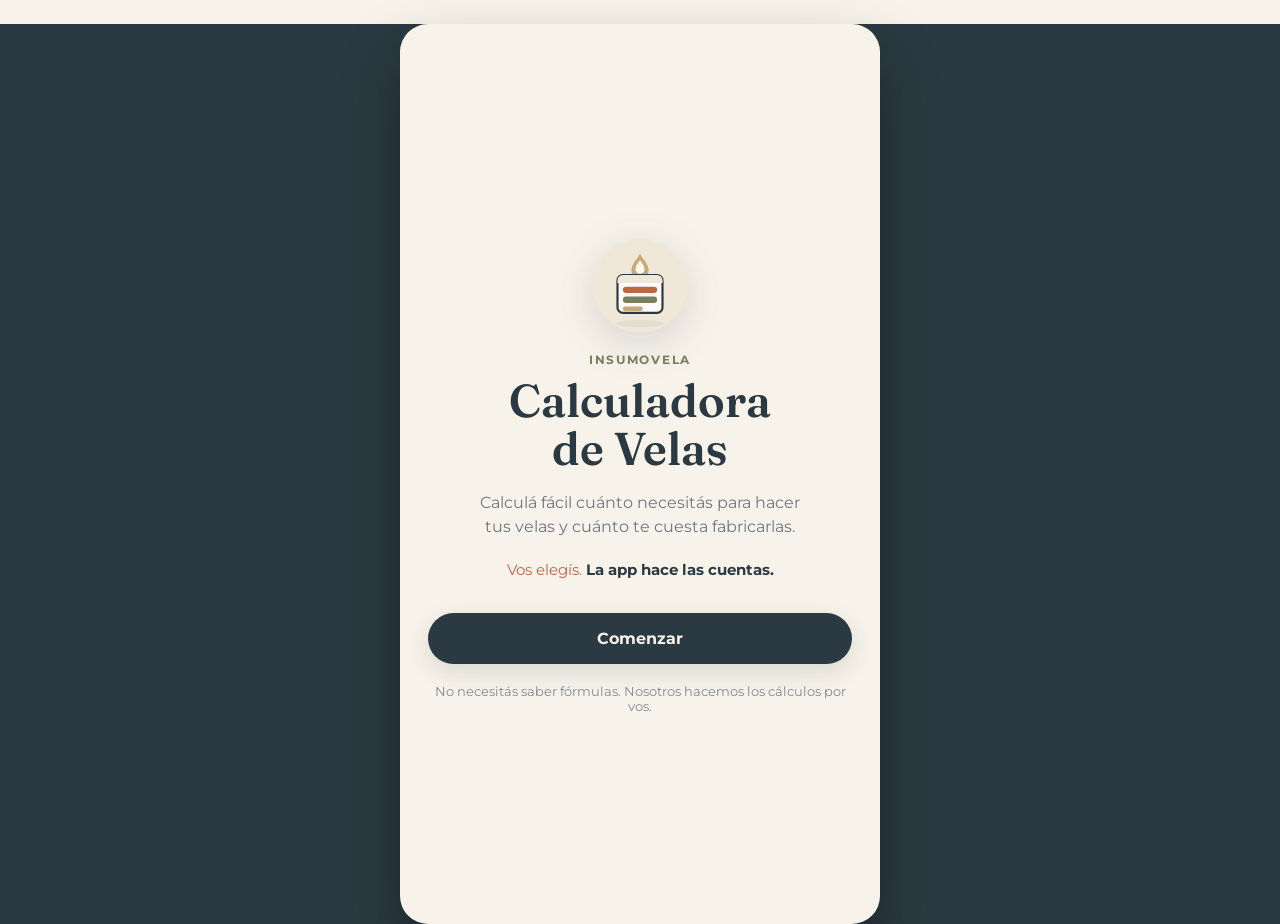
<file: calculadora-de-velas.html>
<!DOCTYPE html>
<html lang="es-AR">
<head>
<meta charset="UTF-8">
<meta name="viewport" content="width=device-width, initial-scale=1.0, viewport-fit=cover">
<meta name="theme-color" content="#2B3A42">
<title>Calculadora de Velas · InsumoVela</title>
<meta name="description" content="Calculá fácil cuánto necesitás para hacer tus velas y cuánto te cuesta fabricarlas. Vos elegís, la app hace las cuentas.">

<link rel="preconnect" href="https://fonts.googleapis.com">
<link rel="preconnect" href="https://fonts.gstatic.com" crossorigin>
<link href="https://fonts.googleapis.com/css2?family=Fraunces:ital,opsz,wght@0,9..144,400;0,9..144,600;0,9..144,700;1,9..144,500&family=Montserrat:wght@400;500;600;700;800&display=swap" rel="stylesheet">

<style>
/* ============================================================
   CALCULADORA DE VELAS — InsumoVela
   Paleta: Pizarra Profundo · Oro Champaña · Verde Oliva · Terracota
   ============================================================ */

:root{
  --pizarra: #2B3A42;
  --pizarra-suave: #435661;
  --oro: #C8A874;
  --oro-suave: #E4D2AD;
  --oliva: #78805C;
  --oliva-suave: #B9C09E;
  --terracota: #BC6547;
  --terracota-suave: #E3B7A3;
  --crema: #F7F3EA;
  --crema-2: #EFE8D8;
  --blanco: #FFFDFA;

  --texto-principal: var(--pizarra);
  --texto-secundario: #6B7680;

  --radius-sm: 10px;
  --radius-md: 16px;
  --radius-lg: 22px;
  --radius-pill: 999px;

  --shadow-card: 0 2px 10px rgba(43, 58, 66, 0.07), 0 1px 2px rgba(43, 58, 66, 0.06);
  --shadow-lift: 0 8px 24px rgba(43, 58, 66, 0.14);

  --font-display: 'Fraunces', Georgia, serif;
  --font-body: 'Montserrat', -apple-system, BlinkMacSystemFont, sans-serif;

  --safe-top: env(safe-area-inset-top, 0px);
  --safe-bottom: env(safe-area-inset-bottom, 0px);
}

*{ box-sizing: border-box; }

[hidden]{ display: none !important; }

html, body{
  margin:0; padding:0;
  height:100%;
  background: var(--crema);
  color: var(--texto-principal);
  font-family: var(--font-body);
  -webkit-tap-highlight-color: transparent;
  overscroll-behavior-y: none;
}

body{
  background-image:
    radial-gradient(circle at 10% 0%, rgba(200,168,116,0.10), transparent 45%),
    radial-gradient(circle at 90% 100%, rgba(120,128,92,0.08), transparent 40%);
}

button{ font-family: inherit; }
input{ font-family: inherit; }

h1,h2,h3{ font-family: var(--font-display); margin:0; }

.app-shell{
  max-width: 480px;
  margin: 0 auto;
  min-height: 100vh;
  min-height: 100dvh;
  display: flex;
  flex-direction: column;
  background: var(--crema);
  position: relative;
}

/* ===================== HEADER / PROGRESO ===================== */
.app-header{
  display:flex;
  align-items:center;
  gap: 10px;
  padding: calc(14px + var(--safe-top)) 14px 12px;
  background: var(--crema);
  position: sticky;
  top:0;
  z-index: 20;
}

.icon-btn{
  width: 38px; height: 38px;
  flex: 0 0 38px;
  border-radius: 50%;
  border: none;
  background: var(--blanco);
  box-shadow: var(--shadow-card);
  display:flex; align-items:center; justify-content:center;
  color: var(--pizarra);
  cursor:pointer;
}
.icon-btn svg{ width: 19px; height: 19px; }
.icon-btn:active{ transform: scale(0.94); }

.progress-wrap{ flex:1; min-width:0; }

.progress-stages{
  display:flex;
  justify-content: space-between;
  margin-bottom: 6px;
}
.stage{
  font-size: 10px;
  font-weight: 700;
  letter-spacing: 0.03em;
  text-transform: uppercase;
  color: var(--texto-secundario);
  opacity: 0.55;
  transition: opacity .25s, color .25s;
}
.stage.stage-active{ color: var(--terracota); opacity: 1; }
.stage.stage-done{ color: var(--oliva); opacity: 0.9; }

.progress-bar{
  height: 6px;
  border-radius: var(--radius-pill);
  background: var(--crema-2);
  overflow: hidden;
}
.progress-fill{
  height: 100%;
  width: 0%;
  background: linear-gradient(90deg, var(--oliva), var(--oro));
  border-radius: var(--radius-pill);
  transition: width .35s ease;
}

/* ===================== SCREENS ===================== */
.screens{
  flex:1;
  position: relative;
}

.screen{
  display:none;
  flex-direction: column;
  min-height: calc(100vh - 80px);
  min-height: calc(100dvh - 80px);
  animation: screenIn .3s ease;
}
.screen.active{ display:flex; }

@keyframes screenIn{
  from{ opacity:0; transform: translateY(8px); }
  to{ opacity:1; transform: translateY(0); }
}

.screen-content{
  flex:1;
  padding: 8px 20px 24px;
  display: flex;
  flex-direction: column;
}

/* ===================== STEP VISUAL (llena el espacio, refuerza marca) ===================== */
.step-visual{
  flex: 1;
  display:flex;
  flex-direction: column;
  align-items:center;
  justify-content:center;
  gap: 16px;
  min-height: 100px;
  padding: 24px 0;
}
.step-visual-blob{
  width: 148px; height: 148px;
  border-radius: 50%;
  display:flex; align-items:center; justify-content:center;
  position: relative;
}
.step-visual-blob::before{
  content:'';
  position:absolute; inset:0;
  border-radius:50%;
  background: radial-gradient(circle at 32% 28%, rgba(255,255,255,0.5), transparent 60%);
}
.step-visual-blob svg{ width: 62px; height:62px; position:relative; z-index:1; }
.step-visual-caption{
  font-size: 13.5px;
  color: var(--texto-secundario);
  text-align:center;
  max-width: 240px;
  line-height: 1.5;
}
.step-visual-caption strong{ color: var(--pizarra); }

.screen-footer{
  padding: 14px 20px calc(20px + var(--safe-bottom));
  background: linear-gradient(to top, var(--crema) 55%, rgba(247,243,234,0));
  position: sticky;
  bottom: 0;
}
.screen-footer-double{ display:flex; gap: 10px; }
.screen-footer-double .btn{ flex:1; }

/* ===================== HOME ===================== */
.screen-home{ min-height: 100vh; min-height: 100dvh; }
.home-content{
  flex:1;
  display:flex;
  flex-direction: column;
  align-items:center;
  justify-content:center;
  text-align:center;
  padding: 40px 28px calc(32px + var(--safe-bottom));
  gap: 4px;
}
.home-icon{
  width: 108px; height: 108px;
  margin-bottom: 10px;
  filter: drop-shadow(0 10px 20px rgba(43,58,66,0.16));
}
.home-icon svg{ width:100%; height:100%; }

.eyebrow{
  font-size: 12px;
  font-weight: 700;
  letter-spacing: 0.14em;
  text-transform: uppercase;
  color: var(--oliva);
  margin: 0 0 6px;
}
.home-title{
  font-size: 40px;
  line-height: 1.05;
  font-weight: 600;
  color: var(--pizarra);
  margin-bottom: 14px;
}
.home-subtitle{
  font-size: 15.5px;
  line-height: 1.5;
  color: var(--texto-secundario);
  max-width: 320px;
  margin: 0 0 18px;
}
.home-tagline{
  font-size: 15px;
  color: var(--terracota);
  margin: 0 0 30px;
}
.home-tagline strong{ color: var(--pizarra); }

.home-note{
  font-size: 12.5px;
  color: var(--texto-secundario);
  margin-top: 16px;
  opacity: 0.85;
}

/* ===================== TYPOGRAPHY ===================== */
.step-label{
  font-size: 12px;
  font-weight: 700;
  letter-spacing: 0.08em;
  text-transform: uppercase;
  color: var(--oro);
  margin: 10px 0 6px;
}
.question{
  font-size: 25px;
  font-weight: 600;
  line-height: 1.25;
  color: var(--pizarra);
  margin-bottom: 12px;
}
.question-icon{
  display: flex;
  align-items: center;
  gap: 12px;
}
.question-icon-badge{
  flex: 0 0 40px;
  width: 40px; height: 40px;
  border-radius: 12px;
  display:flex; align-items:center; justify-content:center;
  box-shadow: var(--shadow-card);
}
.question-icon-badge svg{ width: 20px; height: 20px; }
.question-icon-badge-terracota{ background: var(--terracota); }
.question-icon-badge-oliva{ background: var(--oliva); }
.question-icon-badge-pizarra{ background: var(--pizarra); }
.question-icon-badge-oro{ background: var(--oro); }
.helper-text{
  font-size: 14.5px;
  line-height: 1.5;
  color: var(--texto-secundario);
  margin: 0 0 18px;
}
.section-subtitle{
  font-size: 13px;
  font-weight: 700;
  text-transform: uppercase;
  letter-spacing: 0.06em;
  color: var(--texto-secundario);
  margin: 22px 0 10px;
}

.tip-box{
  background: var(--oro-suave);
  color: #5B4A28;
  font-size: 13.5px;
  line-height: 1.5;
  padding: 12px 14px;
  border-radius: var(--radius-md);
  margin-top: 6px;
}

.price-warning{
  background: var(--terracota-suave);
  color: #6B2E1A;
  font-size: 13px;
  line-height: 1.5;
  padding: 12px 14px;
  border-radius: var(--radius-md);
  margin-bottom: 14px;
}
.price-warning strong{ display:block; margin-bottom: 2px; }

/* ===================== BUTTONS ===================== */
.btn{
  border: none;
  border-radius: var(--radius-pill);
  font-family: var(--font-body);
  font-weight: 700;
  font-size: 16px;
  padding: 16px 24px;
  cursor: pointer;
  transition: transform .12s ease, opacity .2s ease, box-shadow .2s ease;
}
.btn:active{ transform: scale(0.98); }
.btn-block{ width: 100%; display:block; }
.btn-primary{
  background: var(--pizarra);
  color: var(--crema);
  box-shadow: var(--shadow-lift);
}
.btn-primary:disabled{
  background: #B9C0C4;
  color: #fff;
  box-shadow: none;
  cursor: not-allowed;
}
.btn-secondary{
  background: var(--blanco);
  color: var(--pizarra);
  border: 1.5px solid var(--crema-2);
}

.link-btn{
  background: none;
  border: none;
  color: var(--terracota);
  font-weight: 700;
  font-size: 13.5px;
  padding: 12px 0 4px;
  cursor: pointer;
}

/* ===================== OPTION CARDS ===================== */
.option-grid{
  display:grid;
  grid-template-columns: repeat(2, 1fr);
  gap: 10px;
}
.option-card{
  background: var(--blanco);
  border: 1.5px solid var(--crema-2);
  border-radius: var(--radius-md);
  padding: 18px 10px;
  font-size: 17px;
  font-weight: 700;
  color: var(--pizarra);
  cursor: pointer;
  box-shadow: var(--shadow-card);
  transition: border-color .15s, background .15s, transform .1s;
}
.option-card:active{ transform: scale(0.97); }
.option-card.selected{
  border-color: var(--terracota);
  background: linear-gradient(180deg, #FFF, #FBF1EC);
  color: var(--terracota);
}
.option-card-lg{ padding: 26px 10px; font-size: 18px; }

.yesno-grid{
  display:grid;
  grid-template-columns: 1fr 1fr;
  gap: 10px;
}

.custom-field{
  margin-top: 14px;
  background: var(--blanco);
  border-radius: var(--radius-md);
  padding: 14px 16px;
  box-shadow: var(--shadow-card);
}
.custom-field label{
  display:block;
  font-size: 12.5px;
  font-weight: 700;
  color: var(--texto-secundario);
  margin-bottom: 6px;
}
.custom-field input{
  width: 100%;
  border: none;
  border-bottom: 2px solid var(--crema-2);
  background: transparent;
  font-size: 22px;
  font-weight: 700;
  color: var(--pizarra);
  padding: 4px 0;
  outline: none;
}
.custom-field input:focus{ border-color: var(--terracota); }
.field-error{
  color: var(--terracota);
  font-size: 12.5px;
  margin: 8px 0 0;
}

/* ===================== BIG CHOICE (endurecedor) ===================== */
.big-choice-grid{ display:flex; flex-direction: column; gap: 12px; }
.big-choice-card{
  display:flex;
  flex-direction: column;
  align-items: flex-start;
  text-align: left;
  background: var(--blanco);
  border: 1.5px solid var(--crema-2);
  border-radius: var(--radius-lg);
  padding: 18px;
  cursor:pointer;
  box-shadow: var(--shadow-card);
}
.big-choice-card.selected{ border-color: var(--terracota); background: linear-gradient(180deg,#FFF,#FBF1EC); }
.big-choice-icon{
  width: 42px; height:42px;
  border-radius: 12px;
  display:flex; align-items:center; justify-content:center;
  margin-bottom: 12px;
}
.big-choice-icon svg{ width: 20px; height:20px; }
.big-choice-title{
  font-family: var(--font-display);
  font-size: 18px;
  font-weight: 600;
  color: var(--pizarra);
  margin-bottom: 4px;
}
.big-choice-text{
  font-size: 13.5px;
  color: var(--texto-secundario);
  margin-bottom: 10px;
}
.big-choice-tag{
  font-size: 12px;
  font-weight: 700;
  color: var(--oliva);
  background: #EEF0E6;
  padding: 5px 10px;
  border-radius: var(--radius-pill);
}

/* ===================== CHECKLIST (packaging) ===================== */
.checklist{ display:flex; flex-direction: column; gap: 10px; }
.check-item{
  display:flex;
  align-items:center;
  gap: 12px;
  background: var(--blanco);
  border: 1.5px solid var(--crema-2);
  border-radius: var(--radius-md);
  padding: 14px 16px;
  cursor: pointer;
  box-shadow: var(--shadow-card);
}
.check-item.selected{ border-color: var(--oliva); background: #F5F6EF; }
.check-box{
  width: 22px; height: 22px;
  border-radius: 7px;
  border: 2px solid var(--crema-2);
  flex: 0 0 22px;
  display:flex; align-items:center; justify-content:center;
  transition: background .15s, border-color .15s;
}
.check-item.selected .check-box{ background: var(--oliva); border-color: var(--oliva); }
.check-box svg{ width:14px; height:14px; opacity:0; transition: opacity .15s; }
.check-item.selected .check-box svg{ opacity:1; }
.check-label{ font-size: 15.5px; font-weight: 600; color: var(--pizarra); flex:1; }

/* ===================== RECETA (cards) ===================== */
.recipe-card-list{ display:flex; flex-direction: column; gap: 10px; }
.recipe-card{
  display:flex;
  align-items:center;
  gap: 14px;
  background: var(--blanco);
  border-radius: var(--radius-lg);
  padding: 16px 18px;
  box-shadow: var(--shadow-card);
  border-left: 5px solid var(--oro);
}
.recipe-card-icon{
  width: 40px; height:40px;
  border-radius: 11px;
  background: var(--crema-2);
  display:flex; align-items:center; justify-content:center;
  flex: 0 0 40px;
}
.recipe-card-icon svg{ width:20px; height:20px; }
.recipe-card-label{
  font-size: 12.5px;
  font-weight: 700;
  text-transform: uppercase;
  letter-spacing: 0.04em;
  color: var(--texto-secundario);
}
.recipe-card-value{
  font-family: var(--font-display);
  font-size: 21px;
  font-weight: 600;
  color: var(--pizarra);
}

/* ===================== COMPRAR ===================== */
.buy-list{ display:flex; flex-direction: column; gap: 10px; }
.buy-card{
  background: var(--blanco);
  border-radius: var(--radius-lg);
  padding: 16px 18px;
  box-shadow: var(--shadow-card);
}
.buy-card-title{
  font-family: var(--font-display);
  font-size: 17px;
  font-weight: 600;
  color: var(--pizarra);
  margin-bottom: 6px;
}
.buy-card-need{ font-size: 13.5px; color: var(--texto-secundario); margin-bottom: 2px; }
.buy-card-action{ font-size: 15px; font-weight: 700; color: var(--terracota); }

/* ===================== COSTO ===================== */
.cost-hero{
  display:grid;
  grid-template-columns: 1fr 1fr;
  gap: 10px;
  margin-bottom: 8px;
}
.cost-hero-item{
  background: var(--blanco);
  border-radius: var(--radius-lg);
  padding: 16px;
  box-shadow: var(--shadow-card);
  display:flex; flex-direction: column; gap:6px;
}
.cost-hero-item-accent{ background: var(--pizarra); }
.cost-hero-item-accent .cost-hero-label{ color: var(--oro-suave); }
.cost-hero-item-accent .cost-hero-value{ color: var(--crema); }
.cost-hero-label{ font-size: 11.5px; font-weight: 700; text-transform: uppercase; color: var(--texto-secundario); letter-spacing: .03em; }
.cost-hero-value{ font-family: var(--font-display); font-size: 24px; font-weight: 600; color: var(--pizarra); }

.breakdown-list{ display:flex; flex-direction: column; gap: 8px; }
.breakdown-row{
  display:flex; justify-content: space-between; align-items:center;
  background: var(--blanco);
  border-radius: var(--radius-md);
  padding: 12px 16px;
  box-shadow: var(--shadow-card);
  font-size: 14.5px;
}
.breakdown-row-total{
  background: var(--crema-2);
  font-weight: 700;
}
.breakdown-row span:first-child{ color: var(--texto-secundario); font-weight: 600; }
.breakdown-row-total span:first-child{ color: var(--pizarra); }
.breakdown-row span:last-child{ font-weight: 700; color: var(--pizarra); }

/* ===================== VENTA (margen) ===================== */
.margin-grid{ display:flex; flex-direction: column; gap: 12px; }
.margin-card{
  background: var(--blanco);
  border: 1.5px solid var(--crema-2);
  border-radius: var(--radius-lg);
  padding: 18px;
  cursor:pointer;
  box-shadow: var(--shadow-card);
}
.margin-card.selected{
  border-color: var(--oro);
  background: linear-gradient(180deg,#FFF,#FBF6EA);
}
.margin-card-top{ display:flex; justify-content: space-between; align-items:center; margin-bottom: 10px; }
.margin-card-pct{
  font-family: var(--font-display);
  font-size: 19px;
  font-weight: 600;
  color: var(--pizarra);
}
.margin-card-radio{
  width: 20px; height:20px;
  border-radius: 50%;
  border: 2px solid var(--crema-2);
  position: relative;
}
.margin-card.selected .margin-card-radio{ border-color: var(--oro); }
.margin-card.selected .margin-card-radio::after{
  content:'';
  position:absolute; inset:3px;
  border-radius: 50%;
  background: var(--oro);
}
.margin-card-row{ display:flex; justify-content: space-between; font-size: 13.5px; padding: 4px 0; }
.margin-card-row span:first-child{ color: var(--texto-secundario); }
.margin-card-row span:last-child{ font-weight: 700; color: var(--pizarra); }
.margin-card-row-highlight span:last-child{ color: var(--oliva); }

/* ===================== FINAL (ticket artesanal) ===================== */
.final-seal{ width: 84px; height: 84px; margin: 6px auto 14px; filter: drop-shadow(0 8px 18px rgba(120,128,92,0.4)); }
.screen[data-screen="final"] .screen-content{ padding-bottom: 140px; }
.final-seal svg{ width:100%; height:100%; }
.final-title{ text-align:center; }
.screen[data-screen="final"] .helper-text{ text-align:center; }

.final-ticket{
  position: relative;
  background: var(--blanco);
  border-radius: var(--radius-lg);
  padding: 22px 20px 18px;
  margin-top: 20px;
  box-shadow: var(--shadow-lift);
}
.final-ticket-perf{
  position:absolute;
  left:0; right:0;
  height: 14px;
  background-image: radial-gradient(circle, var(--crema) 5px, transparent 5.5px);
  background-size: 20px 14px;
  background-repeat: repeat-x;
  background-position: center;
}
.final-ticket-perf-top{ top: -7px; }
.final-ticket-perf-bottom{ bottom: -7px; }

.final-ticket-divider{
  border-top: 1.5px dashed var(--crema-2);
  margin: 16px 0;
}

.final-summary-title{ font-size: 12.5px; color: var(--texto-secundario); text-transform: uppercase; font-weight:700; letter-spacing:.04em; margin:0 0 6px; text-align:center; }
.final-summary-big{ font-family: var(--font-display); font-size: 26px; color: var(--pizarra); margin:0; font-weight:600; text-align:center; }

.section-subtitle-onticket{ margin: 0 0 10px; text-align:left; }

.final-need-list{ display:flex; flex-direction: column; gap: 8px; margin-bottom: 4px; }
.final-need-row{
  display:flex; justify-content: space-between;
  background: var(--crema);
  border-radius: var(--radius-sm);
  padding: 11px 14px;
  font-size: 14px;
}
.final-need-row span:first-child{ color: var(--texto-secundario); }
.final-need-row span:last-child{ font-weight:700; color: var(--pizarra); }

.final-money-row{ display:grid; grid-template-columns: 1fr 1fr; gap: 10px; margin-top: 4px; }
.final-money-card{
  background: var(--crema);
  border-radius: var(--radius-lg);
  padding: 16px;
  text-align:center;
}
.final-money-card-accent{ background: var(--terracota); }
.final-money-card-accent .final-money-label{ color: #FBE3D8; }
.final-money-card-accent .final-money-value{ color: #fff; }
.final-money-label{ display:block; font-size:11.5px; font-weight:700; text-transform:uppercase; color: var(--texto-secundario); margin-bottom:6px; }
.final-money-value{ font-family: var(--font-display); font-size: 22px; font-weight:600; color: var(--pizarra); }

/* ===================== MODAL PRECIOS ===================== */
.modal-overlay[hidden]{ display: none !important; }
.modal-overlay{
  position: fixed; inset:0;
  background: rgba(43,58,66,0.45);
  z-index: 50;
  display:flex; align-items:flex-end;
  justify-content:center;
}
.modal-sheet{
  width:100%;
  max-width: 480px;
  background: var(--crema);
  border-radius: 24px 24px 0 0;
  padding: 18px 20px calc(20px + var(--safe-bottom));
  max-height: 85vh;
  overflow-y:auto;
  animation: sheetUp .25s ease;
}
@keyframes sheetUp{ from{ transform: translateY(24px); opacity:0; } to{ transform: translateY(0); opacity:1; } }

.modal-header{ display:flex; justify-content: space-between; align-items:center; margin-bottom: 4px; }
.modal-header h3{ font-size:19px; font-weight:600; }
.modal-note{ font-size: 13px; color: var(--texto-secundario); margin: 4px 0 16px; }

.settings-list{ display:flex; flex-direction: column; gap: 12px; margin-bottom: 18px; }
.settings-row{
  background: var(--blanco);
  border-radius: var(--radius-md);
  padding: 12px 14px;
  box-shadow: var(--shadow-card);
}
.settings-row-label{ font-size: 13px; font-weight:700; color: var(--pizarra); margin-bottom:2px; }
.settings-row-sub{ font-size: 11.5px; color: var(--texto-secundario); margin-bottom:8px; }
.settings-row input{
  width:100%;
  border:none;
  border-bottom: 2px solid var(--crema-2);
  background:transparent;
  font-size: 17px;
  font-weight:700;
  color: var(--pizarra);
  padding: 4px 0;
  outline:none;
}
.settings-row input:focus{ border-color: var(--terracota); }

/* ===================== RESPONSIVE (tablet/desktop) ===================== */
@media (min-width: 640px){
  body{ background: var(--pizarra); }
  .app-shell{
    margin: 24px auto;
    min-height: calc(100vh - 48px);
    border-radius: 28px;
    overflow: hidden;
    box-shadow: 0 30px 60px rgba(0,0,0,0.35);
  }
  .home-title{ font-size: 46px; }
}

/* Reduced motion */
@media (prefers-reduced-motion: reduce){
  .screen, .progress-fill, .modal-sheet{ animation: none !important; transition: none !important; }
}

/* Focus visibility */
button:focus-visible, input:focus-visible{
  outline: 2.5px solid var(--terracota);
  outline-offset: 2px;
}

</style>
</head>
<body>

<div class="app-shell">

  <!-- HEADER / PROGRESO -->
  <header class="app-header" id="appHeader" hidden>
    <button class="icon-btn" id="btnBack" aria-label="Volver">
      <svg viewBox="0 0 24 24" fill="none"><path d="M15 18l-6-6 6-6" stroke="currentColor" stroke-width="2" stroke-linecap="round" stroke-linejoin="round"/></svg>
    </button>
    <div class="progress-wrap">
      <div class="progress-stages" id="progressStages">
        <span class="stage" data-stage="1">Cantidad</span>
        <span class="stage" data-stage="2">Peso</span>
        <span class="stage" data-stage="3">Materiales</span>
        <span class="stage" data-stage="4">Resultado</span>
      </div>
      <div class="progress-bar"><div class="progress-fill" id="progressFill"></div></div>
    </div>
    <button class="icon-btn" id="btnSettings" aria-label="Precios">
      <svg viewBox="0 0 24 24" fill="none"><path d="M12 15a3 3 0 100-6 3 3 0 000 6z" stroke="currentColor" stroke-width="1.8"/><path d="M19.4 13.5a1.65 1.65 0 00.33 1.82l.06.06a2 2 0 11-2.83 2.83l-.06-.06a1.65 1.65 0 00-1.82-.33 1.65 1.65 0 00-1 1.51V19a2 2 0 11-4 0v-.09a1.65 1.65 0 00-1-1.51 1.65 1.65 0 00-1.82.33l-.06.06a2 2 0 11-2.83-2.83l.06-.06a1.65 1.65 0 00.33-1.82 1.65 1.65 0 00-1.51-1H4a2 2 0 110-4h.09a1.65 1.65 0 001.51-1 1.65 1.65 0 00-.33-1.82l-.06-.06a2 2 0 112.83-2.83l.06.06a1.65 1.65 0 001.82.33h0a1.65 1.65 0 001-1.51V4a2 2 0 114 0v.09a1.65 1.65 0 001 1.51h0a1.65 1.65 0 001.82-.33l.06-.06a2 2 0 112.83 2.83l-.06.06a1.65 1.65 0 00-.33 1.82v0a1.65 1.65 0 001.51 1H20a2 2 0 110 4h-.09a1.65 1.65 0 00-1.51 1z" stroke="currentColor" stroke-width="1.8"/></svg>
    </button>
  </header>

  <main class="screens" id="screens">

    <!-- PANTALLA 0: INICIO -->
    <section class="screen screen-home active" data-screen="home">
      <div class="home-content">
        <div class="home-icon">
          <svg viewBox="0 0 120 120" fill="none">
            <circle cx="60" cy="62" r="52" fill="#EFE8D8"/>
            <ellipse cx="60" cy="104" rx="26" ry="4" fill="#2B3A42" opacity="0.06"/>
            <path d="M60 26c.8 2 1.7 3.4 2.9 5 3 4 6.7 8.8 6.7 14.2a9.6 9.6 0 01-19.2 0c0-5.4 3.7-10.2 6.7-14.2 1.2-1.6 2.1-3 2.9-5z" fill="#C8A874"/>
            <path d="M60 33c.4 1 .9 1.8 1.5 2.6 1.6 2.3 3.5 5 3.5 8a5 5 0 01-10 0c0-3 1.9-5.7 3.5-8 .6-.8 1.1-1.6 1.5-2.6z" fill="#FBF6EA"/>
            <rect x="35" y="50" width="50" height="42" rx="6" fill="#FFFDFA" stroke="#2B3A42" stroke-width="2.4"/>
            <path d="M35 56a6 6 0 016-6h38a6 6 0 016 6v3H35v-3z" fill="#EFE8D8"/>
            <rect x="41" y="63" width="38" height="7" rx="3.5" fill="#BC6547"/>
            <rect x="41" y="74" width="38" height="7" rx="3.5" fill="#78805C"/>
            <rect x="41" y="85" width="22" height="5" rx="2.5" fill="#C8A874"/>
          </svg>
        </div>
        <p class="eyebrow">InsumoVela</p>
        <h1 class="home-title">Calculadora<br>de Velas</h1>
        <p class="home-subtitle">Calculá fácil cuánto necesitás para hacer tus velas y cuánto te cuesta fabricarlas.</p>
        <p class="home-tagline">Vos elegís. <strong>La app hace las cuentas.</strong></p>
        <button class="btn btn-primary btn-block" id="btnStart">Comenzar</button>
        <p class="home-note">No necesitás saber fórmulas. Nosotros hacemos los cálculos por vos.</p>
      </div>
    </section>

    <!-- PASO 1: CANTIDAD DE VELAS -->
    <section class="screen" data-screen="cantidad">
      <div class="screen-content">
        <p class="step-label">Paso 1 de 4</p>
        <h2 class="question">¿Cuántas velas querés hacer?</h2>
        <div class="option-grid" id="cantidadOptions">
          <button class="option-card" data-value="5">5</button>
          <button class="option-card" data-value="10">10</button>
          <button class="option-card" data-value="20">20</button>
          <button class="option-card" data-value="30">30</button>
          <button class="option-card" data-value="50">50</button>
          <button class="option-card" data-value="otro">Otra cantidad</button>
        </div>
        <div class="custom-field" id="cantidadCustomField" hidden>
          <label for="cantidadCustomInput">Cantidad de velas</label>
          <input type="number" id="cantidadCustomInput" inputmode="numeric" min="1" placeholder="Ej: 15">
          <p class="field-error" id="cantidadError" hidden>Ingresá cuántas velas querés fabricar.</p>
        </div>
        <div class="step-visual">
          <div class="step-visual-blob" style="background: linear-gradient(160deg, #E4D2AD, #C8A874);">
            <svg viewBox="0 0 24 24" fill="none"><path d="M7 8c.6 1 1.4 1.9 1.4 2.9a1.4 1.4 0 01-2.8 0C5.6 9.9 6.4 9 7 8z" fill="#fff"/><rect x="5" y="13" width="4" height="6" rx="1" fill="#fff"/><path d="M17 5c.6 1 1.4 1.9 1.4 2.9a1.4 1.4 0 01-2.8 0c0-1 .8-1.9 1.4-2.9z" fill="#fff"/><rect x="15" y="10" width="4" height="9" rx="1" fill="#fff"/><path d="M12 3c.7 1.1 1.6 2.2 1.6 3.4a1.6 1.6 0 01-3.2 0c0-1.2.9-2.3 1.6-3.4z" fill="#fff"/><rect x="10" y="8.5" width="4" height="10.5" rx="1" fill="#fff"/></svg>
          </div>
          <p class="step-visual-caption">No hace falta que sea exacto. Después vas a poder ajustar cada material.</p>
        </div>
      </div>
      <div class="screen-footer">
        <button class="btn btn-primary btn-block" id="btnCantidadContinuar" disabled>Continuar</button>
      </div>
    </section>

    <!-- PASO 2: PESO DE CADA VELA -->
    <section class="screen" data-screen="peso">
      <div class="screen-content">
        <p class="step-label">Paso 2 de 4</p>
        <h2 class="question">¿Cuánto pesa cada vela?</h2>
        <p class="helper-text">Si tu vela pesa 200 g, elegí 200. Es el peso del contenido dentro del recipiente.</p>
        <div class="option-grid" id="pesoOptions">
          <button class="option-card" data-value="100">100 g</button>
          <button class="option-card" data-value="150">150 g</button>
          <button class="option-card" data-value="200">200 g</button>
          <button class="option-card" data-value="250">250 g</button>
          <button class="option-card" data-value="otro">Otro</button>
        </div>
        <div class="custom-field" id="pesoCustomField" hidden>
          <label for="pesoCustomInput">Peso de cada vela (gramos)</label>
          <input type="number" id="pesoCustomInput" inputmode="numeric" min="1" placeholder="Ej: 180">
          <p class="field-error" id="pesoError" hidden>Ingresá cuánto pesa tu vela.</p>
        </div>
        <p class="tip-box">Si no sabés cuánto pesa tu vela, primero pesá el contenido que querés colocar en el recipiente.</p>
        <div class="step-visual">
          <div class="step-visual-blob" style="background: linear-gradient(160deg, #E3B7A3, #BC6547);">
            <svg viewBox="0 0 24 24" fill="none"><path d="M12 4v14" stroke="#fff" stroke-width="1.8" stroke-linecap="round"/><path d="M5 7h14" stroke="#fff" stroke-width="1.8" stroke-linecap="round"/><path d="M3.2 7L5 11.5c.5 1.2 2.3 1.2 2.8 0L9.6 7M14.4 7l1.8 4.5c.5 1.2 2.3 1.2 2.8 0L20.8 7" stroke="#fff" stroke-width="1.6" stroke-linejoin="round"/><rect x="8" y="18.5" width="8" height="2" rx="1" fill="#fff"/></svg>
          </div>
          <p class="step-visual-caption">La app va a convertir este peso en <strong>cera, endurecedor y esencia</strong> automáticamente.</p>
        </div>
      </div>
      <div class="screen-footer">
        <button class="btn btn-primary btn-block" id="btnPesoContinuar" disabled>Continuar</button>
      </div>
    </section>

    <!-- PASO 3: ENDURECEDOR -->
    <section class="screen" data-screen="endurecedor">
      <div class="screen-content">
        <p class="step-label">Paso 3 de 4</p>
        <h2 class="question">¿Qué endurecedor vas a usar?</h2>
        <div class="big-choice-grid" id="endurecedorOptions">
          <button class="big-choice-card" data-value="animal">
            <span class="big-choice-icon" style="background:#BC6547">
              <svg viewBox="0 0 24 24" fill="none"><path d="M12 3c2 3 5 6.5 5 10a5 5 0 01-10 0c0-3.5 3-7 5-10z" stroke="#fff" stroke-width="1.8"/></svg>
            </span>
            <span class="big-choice-title">Endurecedor animal</span>
            <span class="big-choice-text">Es el endurecedor de color amarillo.</span>
            <span class="big-choice-tag">100 g por cada 1 kg de cera</span>
          </button>
          <button class="big-choice-card" data-value="vegetal">
            <span class="big-choice-icon" style="background:#78805C">
              <svg viewBox="0 0 24 24" fill="none"><path d="M12 3c2 3 5 6.5 5 10a5 5 0 01-10 0c0-3.5 3-7 5-10z" stroke="#fff" stroke-width="1.8"/></svg>
            </span>
            <span class="big-choice-title">Endurecedor vegetal</span>
            <span class="big-choice-text">Endurecedor de origen vegetal.</span>
            <span class="big-choice-tag">60 g por cada 1 kg de cera</span>
          </button>
        </div>
        <div class="step-visual">
          <div class="step-visual-blob" style="background: linear-gradient(160deg, #B9C09E, #78805C);">
            <svg viewBox="0 0 24 24" fill="none"><path d="M12 3l7 4v10l-7 4-7-4V7l7-4z" stroke="#fff" stroke-width="1.7" stroke-linejoin="round"/><path d="M12 3v18M5 7l7 4 7-4" stroke="#fff" stroke-width="1.5" stroke-linejoin="round"/></svg>
          </div>
          <p class="step-visual-caption">No hace falta que sepas los gramos: la cantidad exacta la calculamos nosotros según tu receta.</p>
        </div>
      </div>
      <div class="screen-footer">
        <button class="btn btn-primary btn-block" id="btnEndurecedorContinuar" disabled>Continuar</button>
      </div>
    </section>

    <!-- PASO 4: ESENCIA -->
    <section class="screen" data-screen="esencia">
      <div class="screen-content">
        <p class="step-label">Paso 3 de 4</p>
        <h2 class="question">¿Querés agregar esencia aromática?</h2>
        <p class="helper-text">Usamos 60 cc de esencia por cada 1 kg de cera. Vos no tenés que calcular nada.</p>
        <div class="yesno-grid" id="esenciaOptions">
          <button class="option-card option-card-lg" data-value="si">Sí</button>
          <button class="option-card option-card-lg" data-value="no">No</button>
        </div>
        <div class="step-visual">
          <div class="step-visual-blob" style="background: linear-gradient(160deg, #E4D2AD, #C8A874);">
            <svg viewBox="0 0 24 24" fill="none"><rect x="9" y="2" width="6" height="4" rx="1" stroke="#fff" stroke-width="1.8"/><path d="M10 6v3.5L6.5 15A3 3 0 009 20h6a3 3 0 002.5-5L14 9.5V6" stroke="#fff" stroke-width="1.8" stroke-linejoin="round"/><path d="M8.3 16h7.4" stroke="#fff" stroke-width="1.6" stroke-linecap="round"/></svg>
          </div>
          <p class="step-visual-caption">Le da aroma a tu vela. Es opcional: podés hacerla sin esencia también.</p>
        </div>
      </div>
      <div class="screen-footer">
        <button class="btn btn-primary btn-block" id="btnEsenciaContinuar" disabled>Continuar</button>
      </div>
    </section>

    <!-- PASO 5: PACKAGING SI/NO -->
    <section class="screen" data-screen="packaging-preg">
      <div class="screen-content">
        <p class="step-label">Paso 3 de 4</p>
        <h2 class="question">¿Querés agregar packaging?</h2>
        <p class="helper-text">Cajas, bolsas, etiquetas... si vendés tus velas, esto suma al costo final.</p>
        <div class="yesno-grid" id="packagingPregOptions">
          <button class="option-card option-card-lg" data-value="si">Sí</button>
          <button class="option-card option-card-lg" data-value="no">No</button>
        </div>
        <div class="step-visual">
          <div class="step-visual-blob" style="background: linear-gradient(160deg, #B9C09E, #78805C);">
            <svg viewBox="0 0 24 24" fill="none"><path d="M3 8l9-5 9 5-9 5-9-5z" stroke="#fff" stroke-width="1.8" stroke-linejoin="round"/><path d="M3 8v9l9 5 9-5V8M12 13v9" stroke="#fff" stroke-width="1.8" stroke-linejoin="round"/></svg>
          </div>
          <p class="step-visual-caption">Podés elegirlo ahora o más adelante, cuando definas cómo vas a vender.</p>
        </div>
      </div>
      <div class="screen-footer">
        <button class="btn btn-primary btn-block" id="btnPackagingPregContinuar" disabled>Continuar</button>
      </div>
    </section>

    <!-- PASO 5b: SELECCION PACKAGING -->
    <section class="screen" data-screen="packaging-items">
      <div class="screen-content">
        <p class="step-label">Paso 3 de 4</p>
        <h2 class="question">¿Qué packaging vas a usar?</h2>
        <p class="helper-text">Elegí todo lo que necesites. Cada vela lleva 1 unidad de cada elemento que marques.</p>
        <div class="checklist" id="packagingItemsList"></div>
      </div>
      <div class="screen-footer">
        <button class="btn btn-primary btn-block" id="btnPackagingItemsContinuar">Continuar</button>
      </div>
    </section>

    <!-- RESULTADO: RECETA -->
    <section class="screen" data-screen="receta">
      <div class="screen-content">
        <p class="step-label">Paso 4 de 4</p>
        <h2 class="question question-icon">
          <span class="question-icon-badge question-icon-badge-terracota">
            <svg viewBox="0 0 24 24" fill="none"><path d="M12 2c1.5 2.3 3.5 4.8 3.5 7.3a3.5 3.5 0 01-7 0C8.5 6.8 10.5 4.3 12 2z" stroke="#fff" stroke-width="1.8"/><rect x="7" y="12" width="10" height="9" rx="1.5" stroke="#fff" stroke-width="1.8"/></svg>
          </span>
          Tu receta
        </h2>
        <p class="helper-text">Para fabricar tus velas necesitás:</p>
        <div class="recipe-card-list" id="recetaList"></div>
      </div>
      <div class="screen-footer">
        <button class="btn btn-primary btn-block" id="btnRecetaContinuar">Ver qué comprar</button>
      </div>
    </section>

    <!-- QUE TENGO QUE COMPRAR -->
    <section class="screen" data-screen="comprar">
      <div class="screen-content">
        <p class="step-label">Paso 4 de 4</p>
        <h2 class="question question-icon">
          <span class="question-icon-badge question-icon-badge-oliva">
            <svg viewBox="0 0 24 24" fill="none"><circle cx="9" cy="20" r="1.4" fill="#fff"/><circle cx="17" cy="20" r="1.4" fill="#fff"/><path d="M2.5 3h2.2l1.8 10.6a2 2 0 002 1.6h8.3a2 2 0 002-1.6L20.5 7H6" stroke="#fff" stroke-width="1.8" stroke-linecap="round" stroke-linejoin="round"/></svg>
          </span>
          ¿Qué tengo que comprar?
        </h2>
        <div class="buy-list" id="buyList"></div>
      </div>
      <div class="screen-footer">
        <button class="btn btn-primary btn-block" id="btnComprarContinuar">Ver el costo</button>
      </div>
    </section>

    <!-- COSTO -->
    <section class="screen" data-screen="costo">
      <div class="screen-content">
        <p class="step-label">Paso 4 de 4</p>
        <h2 class="question question-icon">
          <span class="question-icon-badge question-icon-badge-pizarra">
            <svg viewBox="0 0 24 24" fill="none"><circle cx="12" cy="12" r="8.5" stroke="#fff" stroke-width="1.8"/><path d="M12 7.5v9M14.8 9.8c0-1-1-1.8-2.8-1.8s-2.8.9-2.8 1.9c0 2.8 5.6 1.3 5.6 4.1 0 1-1 1.9-2.8 1.9s-2.8-.8-2.8-1.8" stroke="#fff" stroke-width="1.6" stroke-linecap="round"/></svg>
          </span>
          ¿Cuánto te cuesta?
        </h2>
        <div class="cost-hero">
          <div class="cost-hero-item">
            <span class="cost-hero-label">Costo total del lote</span>
            <span class="cost-hero-value" id="costoTotalLote">$0</span>
          </div>
          <div class="cost-hero-item cost-hero-item-accent">
            <span class="cost-hero-label">Costo de una vela</span>
            <span class="cost-hero-value" id="costoUnaVela">$0</span>
          </div>
        </div>
        <p class="price-warning" id="preciosFaltantesWarning" hidden></p>
        <p class="section-subtitle">Desglose</p>
        <div class="breakdown-list" id="breakdownList"></div>
        <button class="link-btn" id="btnEditarPrecios">Editar precios de materiales</button>
      </div>
      <div class="screen-footer">
        <button class="btn btn-primary btn-block" id="btnCostoContinuar">Ver precio de venta</button>
      </div>
    </section>

    <!-- PRECIO DE VENTA -->
    <section class="screen" data-screen="venta">
      <div class="screen-content">
        <p class="step-label">Paso 4 de 4</p>
        <h2 class="question question-icon">
          <span class="question-icon-badge question-icon-badge-oro">
            <svg viewBox="0 0 24 24" fill="none"><path d="M12.6 3.4l7 7a2 2 0 010 2.8l-6.4 6.4a2 2 0 01-2.8 0l-7-7A2 2 0 013 11V5a2 2 0 012-2h6a2 2 0 011.6.8z" stroke="#fff" stroke-width="1.8" stroke-linejoin="round"/><circle cx="8" cy="8" r="1.4" fill="#fff"/></svg>
          </span>
          ¿A cuánto podés venderla?
        </h2>
        <p class="helper-text">Elegí cuánto querés ganar por vela. Es un recargo sobre tu costo de producción.</p>
        <div class="margin-grid" id="ventaOptions"></div>
      </div>
      <div class="screen-footer">
        <button class="btn btn-primary btn-block" id="btnVentaContinuar">Ver resumen</button>
      </div>
    </section>

    <!-- FINAL -->
    <section class="screen" data-screen="final">
      <div class="screen-content">
        <div class="final-seal">
          <svg viewBox="0 0 96 96" fill="none">
            <circle cx="48" cy="48" r="46" fill="#78805C"/>
            <circle cx="48" cy="48" r="46" fill="none" stroke="#F7F3EA" stroke-width="1.5" stroke-dasharray="2 4" opacity="0.5"/>
            <circle cx="48" cy="48" r="37" fill="none" stroke="#F7F3EA" stroke-width="1.2" opacity="0.6"/>
            <path d="M48 30c1 2 3.6 5 3.6 8.2a3.6 3.6 0 01-7.2 0c0-3.2 2.6-6.2 3.6-8.2z" fill="#F7F3EA"/>
            <path d="M36 54a3 3 0 013-3h18a3 3 0 013 3v10a3 3 0 01-3 3H39a3 3 0 01-3-3V54z" fill="#F7F3EA"/>
          </svg>
        </div>
        <h2 class="question final-title">¡Listo!</h2>
        <p class="helper-text">Ya tenés todo lo necesario para preparar tus velas.</p>

        <div class="final-ticket">
          <div class="final-ticket-perf final-ticket-perf-top"></div>

          <p class="final-summary-title">Vas a fabricar</p>
          <p class="final-summary-big" id="finalCantidad">10 velas</p>

          <div class="final-ticket-divider"></div>

          <p class="section-subtitle section-subtitle-onticket">Necesitás</p>
          <div class="final-need-list" id="finalNeedList"></div>

          <div class="final-ticket-divider"></div>

          <div class="final-money-row">
            <div class="final-money-card">
              <span class="final-money-label">Costo</span>
              <span class="final-money-value" id="finalCosto">$0</span>
            </div>
            <div class="final-money-card final-money-card-accent">
              <span class="final-money-label">Precio sugerido / vela</span>
              <span class="final-money-value" id="finalPrecio">$0</span>
            </div>
          </div>

          <div class="final-ticket-perf final-ticket-perf-bottom"></div>
        </div>
      </div>
      <div class="screen-footer screen-footer-double">
        <button class="btn btn-secondary btn-block" id="btnNuevoCalculo">Nuevo cálculo</button>
        <button class="btn btn-primary btn-block" id="btnVolverInicio">Volver al inicio</button>
      </div>
    </section>

  </main>

  <!-- MODAL DE PRECIOS -->
  <div class="modal-overlay" id="settingsOverlay" hidden>
    <div class="modal-sheet">
      <div class="modal-header">
        <h3>Precios de materiales</h3>
        <button class="icon-btn" id="btnCloseSettings" aria-label="Cerrar">
          <svg viewBox="0 0 24 24" fill="none"><path d="M18 6L6 18M6 6l12 12" stroke="currentColor" stroke-width="2" stroke-linecap="round"/></svg>
        </button>
      </div>
      <p class="modal-note">Completá el precio real de cada material que usás. Estos valores no vienen cargados por defecto: son los tuyos.</p>
      <div class="settings-list" id="settingsList"></div>
      <button class="btn btn-primary btn-block" id="btnGuardarPrecios">Guardar precios</button>
    </div>
  </div>

</div>

<script>
/* ============================================================
   CALCULADORA DE VELAS — InsumoVela
   Lógica de la aplicación (JavaScript vanilla)
   ============================================================ */

(function () {
  'use strict';

  /* ---------------------------------------------------------
     24 · CONFIGURACIÓN CENTRALIZADA (fórmulas, precios, presentaciones)
     --------------------------------------------------------- */
  const CONFIG = {
    formula: {
      // proporciones por cada 1kg de cera
      endurecedorAnimal: 0.10, // 100g / 1000g
      endurecedorVegetal: 0.06, // 60g / 1000g
      esencia: 0.06 // 60cc / 1000g
    },
    presentaciones: {
      cera: { tamano: 1000, unidad: 'kg', label: 'paquete de 1 kg' },
      endurecedorAnimal: { tamano: 100, unidad: 'g', label: 'paquete de 100 g' },
      endurecedorVegetal: { tamano: 100, unidad: 'g', label: 'paquete de 100 g' },
      esencia: { tamano: 60, unidad: 'cc', label: 'frasco de 60 cc' }
    },
    precios: {
      cera: 0, // por paquete de 1kg
      endurecedorAnimal: 0, // por paquete de 100g
      endurecedorVegetal: 0, // por paquete de 100g
      esencia: 0, // por frasco de 60cc
      frasco: 0, // por unidad
      tapa: 0, // por unidad
      pabilo: 0, // por unidad
      ojalillo: 0 // por unidad
    },
    packagingCatalogo: [
      { id: 'caja', label: 'Caja', precioDefault: 800 },
      { id: 'bolsa', label: 'Bolsa', precioDefault: 500 },
      { id: 'etiqueta', label: 'Etiqueta', precioDefault: 200 },
      { id: 'sticker', label: 'Sticker', precioDefault: 150 },
      { id: 'tarjeta', label: 'Tarjeta', precioDefault: 300 },
      { id: 'cinta', label: 'Cinta', precioDefault: 100 },
      { id: 'otro', label: 'Otro', precioDefault: 0 }
    ],
    margenes: [0.30, 0.50, 1.00]
  };

  /* ---------------------------------------------------------
     ESTADO DE LA APP (datos ingresados por la usuaria + resultados)
     --------------------------------------------------------- */
  const state = {
    cantidadVelas: null,
    pesoVela: null, // gramos
    endurecedorTipo: null, // 'animal' | 'vegetal'
    usaEsencia: null, // true | false
    quierePackaging: null, // true | false
    packagingSeleccionado: {}, // { caja: {precio}, etiqueta: {precio}, ... }
    margenSeleccionado: null, // 0.30, 0.50, 1.00
    resultados: {}
  };

  // Orden del flujo (screens)
  const FLOW = [
    'home',
    'cantidad',
    'peso',
    'endurecedor',
    'esencia',
    'packaging-preg',
    'packaging-items', // condicional
    'receta',
    'comprar',
    'costo',
    'venta',
    'final'
  ];

  // Mapeo screen -> etapa de progreso (1..4)
  const STAGE_MAP = {
    'cantidad': 1,
    'peso': 2,
    'endurecedor': 3,
    'esencia': 3,
    'packaging-preg': 3,
    'packaging-items': 3,
    'receta': 4,
    'comprar': 4,
    'costo': 4,
    'venta': 4,
    'final': 4
  };

  let currentIndex = 0;
  let history = [];

  /* ---------------------------------------------------------
     UTILIDADES
     --------------------------------------------------------- */
  function fmtMoney(n) {
    return '$' + Math.round(n).toLocaleString('es-AR');
  }
  function fmtNumber(n, decimals) {
    return n.toLocaleString('es-AR', { minimumFractionDigits: decimals, maximumFractionDigits: decimals });
  }
  function fmtKg(gramos) {
    return fmtNumber(gramos / 1000, 2) + ' kg';
  }
  function fmtG(gramos) {
    return Math.round(gramos) + ' g';
  }
  function fmtCc(cc) {
    return Math.round(cc) + ' cc';
  }
  function ceilDiv(a, b) {
    return Math.ceil(a / b);
  }

  function $(sel, ctx) { return (ctx || document).querySelector(sel); }
  function $all(sel, ctx) { return Array.from((ctx || document).querySelectorAll(sel)); }

  /* ---------------------------------------------------------
     NAVEGACIÓN ENTRE PANTALLAS
     --------------------------------------------------------- */
  function showScreen(name, pushHistory) {
    $all('.screen').forEach(s => s.classList.remove('active'));
    const target = $('.screen[data-screen="' + name + '"]');
    if (target) target.classList.add('active');

    const header = $('#appHeader');
    if (name === 'home') {
      header.hidden = true;
    } else {
      header.hidden = false;
      updateProgress(name);
    }

    if (pushHistory !== false) {
      history.push(name);
    }
    window.scrollTo(0, 0);
  }

  function updateProgress(screenName) {
    const stage = STAGE_MAP[screenName] || 1;
    const pct = (stage / 4) * 100;
    $('#progressFill').style.width = pct + '%';

    $all('.stage').forEach(el => {
      const s = parseInt(el.dataset.stage, 10);
      el.classList.remove('stage-active', 'stage-done');
      if (s === stage) el.classList.add('stage-active');
      else if (s < stage) el.classList.add('stage-done');
    });
  }

  function goBack() {
    if (history.length <= 1) return;
    history.pop(); // pantalla actual
    let prev = history.pop(); // pantalla anterior
    // evitar volver a packaging-items si no corresponde
    if (prev === 'packaging-items' && !state.quierePackaging) {
      prev = history.pop();
    }
    showScreen(prev);
  }

  $('#btnBack').addEventListener('click', goBack);

  /* ---------------------------------------------------------
     PASO 1 · CANTIDAD DE VELAS
     --------------------------------------------------------- */
  const cantidadOptions = $('#cantidadOptions');
  const cantidadCustomField = $('#cantidadCustomField');
  const cantidadCustomInput = $('#cantidadCustomInput');
  const cantidadError = $('#cantidadError');
  const btnCantidadContinuar = $('#btnCantidadContinuar');

  cantidadOptions.addEventListener('click', (e) => {
    const btn = e.target.closest('.option-card');
    if (!btn) return;
    $all('.option-card', cantidadOptions).forEach(c => c.classList.remove('selected'));
    btn.classList.add('selected');

    if (btn.dataset.value === 'otro') {
      cantidadCustomField.hidden = false;
      cantidadCustomInput.focus();
      validateCantidadCustom();
    } else {
      cantidadCustomField.hidden = true;
      cantidadError.hidden = true;
      state.cantidadVelas = parseInt(btn.dataset.value, 10);
      btnCantidadContinuar.disabled = false;
    }
  });

  function validateCantidadCustom() {
    const val = parseInt(cantidadCustomInput.value, 10);
    if (!val || val <= 0) {
      state.cantidadVelas = null;
      btnCantidadContinuar.disabled = true;
      cantidadError.hidden = cantidadCustomInput.value === '';
    } else {
      state.cantidadVelas = val;
      btnCantidadContinuar.disabled = false;
      cantidadError.hidden = true;
    }
  }
  cantidadCustomInput.addEventListener('input', validateCantidadCustom);

  btnCantidadContinuar.addEventListener('click', () => showScreen('peso'));

  /* ---------------------------------------------------------
     PASO 2 · PESO DE CADA VELA
     --------------------------------------------------------- */
  const pesoOptions = $('#pesoOptions');
  const pesoCustomField = $('#pesoCustomField');
  const pesoCustomInput = $('#pesoCustomInput');
  const pesoError = $('#pesoError');
  const btnPesoContinuar = $('#btnPesoContinuar');

  pesoOptions.addEventListener('click', (e) => {
    const btn = e.target.closest('.option-card');
    if (!btn) return;
    $all('.option-card', pesoOptions).forEach(c => c.classList.remove('selected'));
    btn.classList.add('selected');

    if (btn.dataset.value === 'otro') {
      pesoCustomField.hidden = false;
      pesoCustomInput.focus();
      validatePesoCustom();
    } else {
      pesoCustomField.hidden = true;
      pesoError.hidden = true;
      state.pesoVela = parseInt(btn.dataset.value, 10);
      btnPesoContinuar.disabled = false;
    }
  });

  function validatePesoCustom() {
    const val = parseInt(pesoCustomInput.value, 10);
    if (!val || val <= 0) {
      state.pesoVela = null;
      btnPesoContinuar.disabled = true;
      pesoError.hidden = pesoCustomInput.value === '';
    } else {
      state.pesoVela = val;
      btnPesoContinuar.disabled = false;
      pesoError.hidden = true;
    }
  }
  pesoCustomInput.addEventListener('input', validatePesoCustom);

  btnPesoContinuar.addEventListener('click', () => showScreen('endurecedor'));

  /* ---------------------------------------------------------
     PASO 3 · ENDURECEDOR
     --------------------------------------------------------- */
  const endurecedorOptions = $('#endurecedorOptions');
  const btnEndurecedorContinuar = $('#btnEndurecedorContinuar');

  endurecedorOptions.addEventListener('click', (e) => {
    const card = e.target.closest('.big-choice-card');
    if (!card) return;
    $all('.big-choice-card', endurecedorOptions).forEach(c => c.classList.remove('selected'));
    card.classList.add('selected');
    state.endurecedorTipo = card.dataset.value;
    btnEndurecedorContinuar.disabled = false;
  });

  btnEndurecedorContinuar.addEventListener('click', () => showScreen('esencia'));

  /* ---------------------------------------------------------
     PASO 4 · ESENCIA
     --------------------------------------------------------- */
  const esenciaOptions = $('#esenciaOptions');
  const btnEsenciaContinuar = $('#btnEsenciaContinuar');

  esenciaOptions.addEventListener('click', (e) => {
    const btn = e.target.closest('.option-card');
    if (!btn) return;
    $all('.option-card', esenciaOptions).forEach(c => c.classList.remove('selected'));
    btn.classList.add('selected');
    state.usaEsencia = btn.dataset.value === 'si';
    btnEsenciaContinuar.disabled = false;
  });

  btnEsenciaContinuar.addEventListener('click', () => showScreen('packaging-preg'));

  /* ---------------------------------------------------------
     PASO 5 · PACKAGING SI/NO
     --------------------------------------------------------- */
  const packagingPregOptions = $('#packagingPregOptions');
  const btnPackagingPregContinuar = $('#btnPackagingPregContinuar');

  packagingPregOptions.addEventListener('click', (e) => {
    const btn = e.target.closest('.option-card');
    if (!btn) return;
    $all('.option-card', packagingPregOptions).forEach(c => c.classList.remove('selected'));
    btn.classList.add('selected');
    state.quierePackaging = btn.dataset.value === 'si';
    btnPackagingPregContinuar.disabled = false;
  });

  btnPackagingPregContinuar.addEventListener('click', () => {
    if (state.quierePackaging) {
      renderPackagingItems();
      showScreen('packaging-items');
    } else {
      state.packagingSeleccionado = {};
      goToReceta();
    }
  });

  /* ---------------------------------------------------------
     PASO 5b · SELECCIÓN DE ITEMS DE PACKAGING
     --------------------------------------------------------- */
  const packagingItemsList = $('#packagingItemsList');
  const btnPackagingItemsContinuar = $('#btnPackagingItemsContinuar');

  function renderPackagingItems() {
    packagingItemsList.innerHTML = '';
    CONFIG.packagingCatalogo.forEach(item => {
      const selected = !!state.packagingSeleccionado[item.id];
      const row = document.createElement('button');
      row.className = 'check-item' + (selected ? ' selected' : '');
      row.dataset.id = item.id;
      row.innerHTML =
        '<span class="check-box"><svg viewBox="0 0 24 24" fill="none"><path d="M5 13l4 4L19 7" stroke="#fff" stroke-width="2.5" stroke-linecap="round" stroke-linejoin="round"/></svg></span>' +
        '<span class="check-label">' + item.label + '</span>';
      row.addEventListener('click', () => {
        row.classList.toggle('selected');
        if (row.classList.contains('selected')) {
          state.packagingSeleccionado[item.id] = { precio: item.precioDefault, label: item.label };
        } else {
          delete state.packagingSeleccionado[item.id];
        }
      });
      packagingItemsList.appendChild(row);
    });
  }

  btnPackagingItemsContinuar.addEventListener('click', () => goToReceta());

  /* ---------------------------------------------------------
     CÁLCULOS PRINCIPALES (secciones 8, 9, 10, 11, 13-19, 25)
     --------------------------------------------------------- */
  function calcular() {
    const cantidad = state.cantidadVelas;
    const pesoTotalG = cantidad * state.pesoVela; // sección 8

    const ratioEndurecedor = state.endurecedorTipo === 'animal'
      ? CONFIG.formula.endurecedorAnimal
      : CONFIG.formula.endurecedorVegetal;
    const ratioEsencia = state.usaEsencia ? CONFIG.formula.esencia : 0;

    // peso total = cera + endurecedor + esencia => cera*(1+ratioEnd+ratioEsc) = pesoTotal
    const ceraG = pesoTotalG / (1 + ratioEndurecedor + ratioEsencia);
    const endurecedorG = ceraG * ratioEndurecedor;
    const esenciaCc = state.usaEsencia ? ceraG * ratioEsencia : 0;

    const frascos = cantidad;
    const tapas = cantidad;
    const pabilos = cantidad;
    const ojalillos = cantidad;

    // packaging: cantidad de velas x cada item seleccionado
    const packagingCalc = Object.entries(state.packagingSeleccionado).map(([id, data]) => ({
      id, label: data.label, precio: data.precio, cantidad: cantidad, subtotal: data.precio * cantidad
    }));

    // ---- Qué comprar (sección 13) ----
    const presCera = CONFIG.presentaciones.cera;
    const presEndurecedor = state.endurecedorTipo === 'animal'
      ? CONFIG.presentaciones.endurecedorAnimal
      : CONFIG.presentaciones.endurecedorVegetal;
    const presEsencia = CONFIG.presentaciones.esencia;

    const paquetesCera = ceilDiv(ceraG, presCera.tamano);
    const paquetesEndurecedor = ceilDiv(endurecedorG, presEndurecedor.tamano);
    const frascosEsencia = state.usaEsencia ? ceilDiv(esenciaCc, presEsencia.tamano) : 0;

    // ---- Costos (sección 16-17) ----
    const precioEndurecedorPorPaquete = state.endurecedorTipo === 'animal'
      ? CONFIG.precios.endurecedorAnimal
      : CONFIG.precios.endurecedorVegetal;

    const costoCera = paquetesCera * CONFIG.precios.cera;
    const costoEndurecedor = paquetesEndurecedor * precioEndurecedorPorPaquete;
    const costoEsencia = state.usaEsencia ? frascosEsencia * CONFIG.precios.esencia : 0;
    const costoMateriales = costoCera + costoEndurecedor + costoEsencia;

    const costoFrascos = frascos * CONFIG.precios.frasco;
    const costoTapas = tapas * CONFIG.precios.tapa;
    const costoPabilos = pabilos * CONFIG.precios.pabilo;
    const costoOjalillos = ojalillos * CONFIG.precios.ojalillo;
    const costoEnvases = costoFrascos + costoTapas;
    const costoMecha = costoPabilos + costoOjalillos;

    const costoPackaging = packagingCalc.reduce((sum, p) => sum + p.subtotal, 0);

    const costoTotal = costoMateriales + costoEnvases + costoMecha + costoPackaging;
    const costoUnitario = costoTotal / cantidad;

    // ---- Chequeo de precios sin completar (para avisar en pantalla de costo) ----
    const preciosFaltantes = [];
    if (CONFIG.precios.cera === 0) preciosFaltantes.push('Cera BPF');
    if (state.endurecedorTipo === 'animal' && CONFIG.precios.endurecedorAnimal === 0) preciosFaltantes.push('Endurecedor animal');
    if (state.endurecedorTipo === 'vegetal' && CONFIG.precios.endurecedorVegetal === 0) preciosFaltantes.push('Endurecedor vegetal');
    if (state.usaEsencia && CONFIG.precios.esencia === 0) preciosFaltantes.push('Esencia aromática');
    if (CONFIG.precios.frasco === 0) preciosFaltantes.push('Frasco');
    if (CONFIG.precios.tapa === 0) preciosFaltantes.push('Tapa');
    if (CONFIG.precios.pabilo === 0) preciosFaltantes.push('Pabilo');
    if (CONFIG.precios.ojalillo === 0) preciosFaltantes.push('Ojalillo');
    Object.values(state.packagingSeleccionado).forEach(p => {
      if (p.precio === 0) preciosFaltantes.push(p.label);
    });

    state.resultados = {
      cantidad, pesoTotalG,
      ceraG, endurecedorG, esenciaCc,
      frascos, tapas, pabilos, ojalillos,
      packagingCalc,
      paquetesCera, paquetesEndurecedor, frascosEsencia,
      presCera, presEndurecedor, presEsencia,
      costoCera, costoEndurecedor, costoEsencia, costoMateriales,
      costoFrascos, costoTapas, costoEnvases,
      costoPabilos, costoOjalillos, costoMecha,
      costoPackaging,
      costoTotal, costoUnitario,
      preciosFaltantes
    };
  }

  /* ---------------------------------------------------------
     PANTALLA: RECETA (sección 12)
     --------------------------------------------------------- */
  function goToReceta() {
    calcular();
    renderReceta();
    showScreen('receta');
  }

  function iconSvg(name) {
    const icons = {
      cera: '<svg viewBox="0 0 24 24" fill="none"><path d="M12 2c1.5 2.3 3.5 4.8 3.5 7.3a3.5 3.5 0 01-7 0C8.5 6.8 10.5 4.3 12 2z" stroke="#BC6547" stroke-width="1.6"/><rect x="7" y="12" width="10" height="9" rx="1.5" stroke="#BC6547" stroke-width="1.6"/></svg>',
      endurecedor: '<svg viewBox="0 0 24 24" fill="none"><path d="M6 3h12M8 3v4l-3 9a3 3 0 003 3.9h8a3 3 0 003-3.9l-3-9V3" stroke="#78805C" stroke-width="1.6" stroke-linejoin="round"/></svg>',
      esencia: '<svg viewBox="0 0 24 24" fill="none"><rect x="9" y="2" width="6" height="4" rx="1" stroke="#C8A874" stroke-width="1.6"/><path d="M10 6v3.5L6.5 15A3 3 0 009 20h6a3 3 0 002.5-5L14 9.5V6" stroke="#C8A874" stroke-width="1.6" stroke-linejoin="round"/></svg>',
      frasco: '<svg viewBox="0 0 24 24" fill="none"><path d="M9 2h6v3.5l2 3V20a2 2 0 01-2 2H9a2 2 0 01-2-2V8.5l2-3V2z" stroke="#2B3A42" stroke-width="1.6" stroke-linejoin="round"/></svg>',
      tapa: '<svg viewBox="0 0 24 24" fill="none"><ellipse cx="12" cy="7" rx="7" ry="3" stroke="#2B3A42" stroke-width="1.6"/><path d="M5 7v4c0 1.7 3.1 3 7 3s7-1.3 7-3V7" stroke="#2B3A42" stroke-width="1.6"/></svg>',
      pabilo: '<svg viewBox="0 0 24 24" fill="none"><path d="M12 3c1.5 3 2.5 5 2.5 7.5a2.5 2.5 0 01-5 0C9.5 8 10.5 6 12 3z" stroke="#BC6547" stroke-width="1.6"/><path d="M12 13v8" stroke="#BC6547" stroke-width="1.6" stroke-linecap="round"/></svg>',
      ojalillo: '<svg viewBox="0 0 24 24" fill="none"><circle cx="12" cy="12" r="7" stroke="#78805C" stroke-width="1.8"/><circle cx="12" cy="12" r="2.6" stroke="#78805C" stroke-width="1.6"/></svg>',
      caja: '<svg viewBox="0 0 24 24" fill="none"><path d="M3 8l9-5 9 5-9 5-9-5z" stroke="#BC6547" stroke-width="1.6" stroke-linejoin="round"/><path d="M3 8v9l9 5 9-5V8M12 13v9" stroke="#BC6547" stroke-width="1.6" stroke-linejoin="round"/></svg>',
      generico: '<svg viewBox="0 0 24 24" fill="none"><circle cx="12" cy="12" r="9" stroke="#78805C" stroke-width="1.6"/></svg>'
    };
    return icons[name] || icons.generico;
  }

  function renderReceta() {
    const r = state.resultados;
    const list = $('#recetaList');
    list.innerHTML = '';

    const items = [
      { icon: 'cera', label: 'Cera', value: fmtKg(r.ceraG) },
      { icon: 'endurecedor', label: 'Endurecedor ' + (state.endurecedorTipo === 'animal' ? 'animal' : 'vegetal'), value: fmtG(r.endurecedorG) }
    ];
    if (state.usaEsencia) {
      items.push({ icon: 'esencia', label: 'Esencia aromática', value: fmtCc(r.esenciaCc) });
    }
    items.push({ icon: 'frasco', label: 'Frascos', value: r.frascos + ' unidades' });
    items.push({ icon: 'tapa', label: 'Tapas', value: r.tapas + ' unidades' });
    items.push({ icon: 'pabilo', label: 'Pabilo', value: r.pabilos + ' unidades' });
    items.push({ icon: 'ojalillo', label: 'Ojalillo', value: r.ojalillos + ' unidades' });

    r.packagingCalc.forEach(p => {
      items.push({ icon: 'caja', label: p.label, value: p.cantidad + ' unidades' });
    });

    items.forEach(it => {
      const card = document.createElement('div');
      card.className = 'recipe-card';
      card.innerHTML =
        '<span class="recipe-card-icon">' + iconSvg(it.icon) + '</span>' +
        '<span><span class="recipe-card-label">' + it.label + '</span><br>' +
        '<span class="recipe-card-value">' + it.value + '</span></span>';
      list.appendChild(card);
    });
  }

  $('#btnRecetaContinuar').addEventListener('click', () => {
    renderComprar();
    showScreen('comprar');
  });

  /* ---------------------------------------------------------
     PANTALLA: QUÉ COMPRAR (sección 13)
     --------------------------------------------------------- */
  function renderComprar() {
    const r = state.resultados;
    const list = $('#buyList');
    list.innerHTML = '';

    const rows = [
      {
        title: 'Cera BPF',
        need: 'Necesitás ' + fmtKg(r.ceraG),
        action: 'Comprá ' + r.paquetesCera + ' ' + (r.paquetesCera === 1 ? r.presCera.label : 'paquetes de 1 kg')
      },
      {
        title: 'Endurecedor ' + (state.endurecedorTipo === 'animal' ? 'animal' : 'vegetal'),
        need: 'Necesitás ' + fmtG(r.endurecedorG),
        action: 'Comprá ' + r.paquetesEndurecedor + ' ' + (r.paquetesEndurecedor === 1 ? r.presEndurecedor.label : 'paquetes de 100 g')
      }
    ];
    if (state.usaEsencia) {
      rows.push({
        title: 'Esencia aromática',
        need: 'Necesitás ' + fmtCc(r.esenciaCc),
        action: 'Comprá ' + r.frascosEsencia + ' ' + (r.frascosEsencia === 1 ? r.presEsencia.label : 'frascos de 60 cc')
      });
    }
    rows.push({
      title: 'Frascos de vidrio',
      need: 'Necesitás ' + r.frascos + ' unidades',
      action: 'Comprá ' + r.frascos + ' frascos'
    });
    rows.push({
      title: 'Tapas',
      need: 'Necesitás ' + r.tapas + ' unidades',
      action: 'Comprá ' + r.tapas + ' tapas'
    });
    rows.push({
      title: 'Pabilo',
      need: 'Necesitás ' + r.pabilos + ' unidades',
      action: 'Comprá ' + r.pabilos + ' pabilos'
    });
    rows.push({
      title: 'Ojalillo',
      need: 'Necesitás ' + r.ojalillos + ' unidades',
      action: 'Comprá ' + r.ojalillos + ' ojalillos'
    });
    r.packagingCalc.forEach(p => {
      rows.push({
        title: p.label,
        need: 'Necesitás ' + p.cantidad + ' unidades',
        action: 'Comprá ' + p.cantidad + ' ' + p.label.toLowerCase() + (p.cantidad === 1 ? '' : 's')
      });
    });

    rows.forEach(row => {
      const card = document.createElement('div');
      card.className = 'buy-card';
      card.innerHTML =
        '<div class="buy-card-title">' + row.title + '</div>' +
        '<div class="buy-card-need">' + row.need + '</div>' +
        '<div class="buy-card-action">' + row.action + '</div>';
      list.appendChild(card);
    });
  }

  $('#btnComprarContinuar').addEventListener('click', () => {
    calcular();
    const algunPrecioCargado = Object.values(CONFIG.precios).some(v => v > 0);
    renderCosto();
    showScreen('costo');
    if (!algunPrecioCargado) {
      renderSettings();
      settingsOverlay.hidden = false;
    }
  });

  /* ---------------------------------------------------------
     PANTALLA: COSTO (secciones 16-17)
     --------------------------------------------------------- */
  function renderCosto() {
    const r = state.resultados;
    $('#costoTotalLote').textContent = fmtMoney(r.costoTotal);
    $('#costoUnaVela').textContent = fmtMoney(r.costoUnitario);

    // Aviso de precios sin completar
    const warningBox = $('#preciosFaltantesWarning');
    if (r.preciosFaltantes && r.preciosFaltantes.length > 0) {
      warningBox.hidden = false;
      warningBox.innerHTML =
        '<strong>Te falta completar el precio de:</strong> ' + r.preciosFaltantes.join(', ') +
        '. Mientras tanto, esos materiales se están calculando como $0.';
    } else {
      warningBox.hidden = true;
    }

    const list = $('#breakdownList');
    list.innerHTML = '';
    const rows = [
      { label: 'Materiales (cera + endurecedor' + (state.usaEsencia ? ' + esencia' : '') + ')', value: r.costoMateriales },
      { label: 'Mecha (pabilo + ojalillo)', value: r.costoMecha },
      { label: 'Envases (frascos + tapas)', value: r.costoEnvases }
    ];
    if (r.costoPackaging > 0) {
      rows.push({ label: 'Packaging', value: r.costoPackaging });
    }
    rows.forEach(row => {
      const div = document.createElement('div');
      div.className = 'breakdown-row';
      div.innerHTML = '<span>' + row.label + '</span><span>' + fmtMoney(row.value) + '</span>';
      list.appendChild(div);
    });
    const total = document.createElement('div');
    total.className = 'breakdown-row breakdown-row-total';
    total.innerHTML = '<span>Total</span><span>' + fmtMoney(r.costoTotal) + '</span>';
    list.appendChild(total);
  }

  $('#btnCostoContinuar').addEventListener('click', () => {
    renderVenta();
    showScreen('venta');
  });

  /* ---------------------------------------------------------
     PANTALLA: PRECIO DE VENTA (sección 18)
     Fórmula: recargo sobre el costo (precio = costo * (1 + %))
     --------------------------------------------------------- */
  function renderVenta() {
    const r = state.resultados;
    const wrap = $('#ventaOptions');
    wrap.innerHTML = '';

    CONFIG.margenes.forEach((pct, idx) => {
      const precioUnitario = r.costoUnitario * (1 + pct);
      const gananciaUnitaria = precioUnitario - r.costoUnitario;
      const gananciaLote = gananciaUnitaria * r.cantidad;

      const card = document.createElement('button');
      card.className = 'margin-card' + (state.margenSeleccionado === pct ? ' selected' : '');
      card.dataset.pct = pct;
      card.innerHTML =
        '<div class="margin-card-top">' +
          '<span class="margin-card-pct">Ganar ' + Math.round(pct * 100) + '%</span>' +
          '<span class="margin-card-radio"></span>' +
        '</div>' +
        '<div class="margin-card-row"><span>Precio por vela</span><span>' + fmtMoney(precioUnitario) + '</span></div>' +
        '<div class="margin-card-row margin-card-row-highlight"><span>Ganancia por vela</span><span>' + fmtMoney(gananciaUnitaria) + '</span></div>' +
        '<div class="margin-card-row margin-card-row-highlight"><span>Ganancia del lote</span><span>' + fmtMoney(gananciaLote) + '</span></div>';

      card.addEventListener('click', () => {
        state.margenSeleccionado = pct;
        $all('.margin-card', wrap).forEach(c => c.classList.remove('selected'));
        card.classList.add('selected');
      });

      wrap.appendChild(card);
    });

    if (state.margenSeleccionado === null) {
      state.margenSeleccionado = CONFIG.margenes[1]; // 50% por defecto
      $all('.margin-card', wrap)[1].classList.add('selected');
    }
  }

  $('#btnVentaContinuar').addEventListener('click', () => {
    renderFinal();
    showScreen('final');
  });

  /* ---------------------------------------------------------
     PANTALLA FINAL (sección 19)
     --------------------------------------------------------- */
  function renderFinal() {
    const r = state.resultados;
    $('#finalCantidad').textContent = r.cantidad + ' velas';

    const needList = $('#finalNeedList');
    needList.innerHTML = '';
    const needs = [
      ['Cera', fmtKg(r.ceraG)],
      ['Endurecedor', fmtG(r.endurecedorG)]
    ];
    if (state.usaEsencia) needs.push(['Esencia', fmtCc(r.esenciaCc)]);
    needs.push(['Frascos', r.frascos + ' u.']);
    needs.push(['Tapas', r.tapas + ' u.']);
    needs.push(['Pabilo', r.pabilos + ' u.']);
    needs.push(['Ojalillo', r.ojalillos + ' u.']);
    needs.forEach(([label, value]) => {
      const row = document.createElement('div');
      row.className = 'final-need-row';
      row.innerHTML = '<span>' + label + '</span><span>' + value + '</span>';
      needList.appendChild(row);
    });

    $('#finalCosto').textContent = fmtMoney(r.costoTotal);
    const precioUnitario = r.costoUnitario * (1 + state.margenSeleccionado);
    $('#finalPrecio').textContent = fmtMoney(precioUnitario);
  }

  $('#btnNuevoCalculo').addEventListener('click', () => {
    resetState();
    showScreen('cantidad');
  });
  $('#btnVolverInicio').addEventListener('click', () => {
    resetState();
    history = [];
    showScreen('home');
  });

  function resetState() {
    state.cantidadVelas = null;
    state.pesoVela = null;
    state.endurecedorTipo = null;
    state.usaEsencia = null;
    state.quierePackaging = null;
    state.packagingSeleccionado = {};
    state.margenSeleccionado = null;
    state.resultados = {};

    $all('.option-card.selected, .big-choice-card.selected, .check-item.selected').forEach(el => el.classList.remove('selected'));
    $('#cantidadCustomField').hidden = true;
    $('#pesoCustomField').hidden = true;
    $('#cantidadCustomInput').value = '';
    $('#pesoCustomInput').value = '';
    $('#btnCantidadContinuar').disabled = true;
    $('#btnPesoContinuar').disabled = true;
    $('#btnEndurecedorContinuar').disabled = true;
    $('#btnEsenciaContinuar').disabled = true;
    $('#btnPackagingPregContinuar').disabled = true;
  }

  /* ---------------------------------------------------------
     INICIO
     --------------------------------------------------------- */
  $('#btnStart').addEventListener('click', () => showScreen('cantidad'));

  /* ---------------------------------------------------------
     MODAL DE PRECIOS (sección 24, editable)
     --------------------------------------------------------- */
  const settingsOverlay = $('#settingsOverlay');
  const settingsList = $('#settingsList');

  const PRICE_FIELDS = [
    { key: 'cera', label: 'Cera BPF', sub: 'Precio por paquete de 1 kg', placeholder: 'Ej: 9900' },
    { key: 'endurecedorAnimal', label: 'Endurecedor animal', sub: 'Precio por paquete de 100 g', placeholder: 'Ej: 2000' },
    { key: 'endurecedorVegetal', label: 'Endurecedor vegetal', sub: 'Precio por paquete de 100 g', placeholder: 'Ej: 2500' },
    { key: 'esencia', label: 'Esencia aromática', sub: 'Precio por frasco de 60 cc', placeholder: 'Ej: 10000' },
    { key: 'frasco', label: 'Frasco de vidrio', sub: 'Precio por unidad', placeholder: 'Ej: 1600' },
    { key: 'tapa', label: 'Tapa', sub: 'Precio por unidad', placeholder: 'Ej: 1300' },
    { key: 'pabilo', label: 'Pabilo', sub: 'Precio por unidad', placeholder: 'Ej: 300' },
    { key: 'ojalillo', label: 'Ojalillo', sub: 'Precio por unidad', placeholder: 'Ej: 100' }
  ];

  function renderSettings() {
    settingsList.innerHTML = '';
    PRICE_FIELDS.forEach(f => {
      const row = document.createElement('div');
      row.className = 'settings-row';
      const currentVal = CONFIG.precios[f.key];
      row.innerHTML =
        '<div class="settings-row-label">' + f.label + '</div>' +
        '<div class="settings-row-sub">' + f.sub + '</div>' +
        '<input type="number" inputmode="decimal" min="0" data-key="' + f.key + '" placeholder="' + f.placeholder + '" value="' + (currentVal > 0 ? currentVal : '') + '">';
      settingsList.appendChild(row);
    });

    // packaging prices (only show if items selected, else show full catalog for reference)
    const pkgKeys = Object.keys(state.packagingSeleccionado);
    if (pkgKeys.length > 0) {
      pkgKeys.forEach(id => {
        const item = state.packagingSeleccionado[id];
        const row = document.createElement('div');
        row.className = 'settings-row';
        row.innerHTML =
          '<div class="settings-row-label">' + item.label + '</div>' +
          '<div class="settings-row-sub">Precio por unidad (packaging)</div>' +
          '<input type="number" inputmode="decimal" min="0" data-pkg="' + id + '" placeholder="Ej: 500" value="' + (item.precio > 0 ? item.precio : '') + '">';
        settingsList.appendChild(row);
      });
    }
  }

  $('#btnSettings').addEventListener('click', () => {
    renderSettings();
    settingsOverlay.hidden = false;
  });
  $('#btnEditarPrecios').addEventListener('click', () => {
    renderSettings();
    settingsOverlay.hidden = false;
  });
  $('#btnCloseSettings').addEventListener('click', () => { settingsOverlay.hidden = true; });
  settingsOverlay.addEventListener('click', (e) => {
    if (e.target === settingsOverlay) settingsOverlay.hidden = true;
  });

  $('#btnGuardarPrecios').addEventListener('click', () => {
    $all('input[data-key]', settingsList).forEach(input => {
      const val = parseFloat(input.value);
      if (!isNaN(val) && val >= 0) CONFIG.precios[input.dataset.key] = val;
    });
    $all('input[data-pkg]', settingsList).forEach(input => {
      const val = parseFloat(input.value);
      const id = input.dataset.pkg;
      if (!isNaN(val) && val >= 0 && state.packagingSeleccionado[id]) {
        state.packagingSeleccionado[id].precio = val;
      }
    });
    settingsOverlay.hidden = true;

    // Recalcular si ya hay resultados visibles
    if (state.resultados && state.resultados.cantidad) {
      calcular();
      const activeScreen = $('.screen.active');
      const name = activeScreen ? activeScreen.dataset.screen : '';
      if (name === 'receta') renderReceta();
      if (name === 'comprar') renderComprar();
      if (name === 'costo') renderCosto();
      if (name === 'venta') renderVenta();
      if (name === 'final') renderFinal();
    }
  });

  /* ---------------------------------------------------------
     PWA: registrar service worker
     --------------------------------------------------------- */
  if ('serviceWorker' in navigator) {
    window.addEventListener('load', () => {
      navigator.serviceWorker.register('sw.js').catch(() => {
        /* silencioso: si falla el SW la app sigue funcionando */
      });
    });
  }

  /* ---------------------------------------------------------
     ESTADO INICIAL
     --------------------------------------------------------- */
  showScreen('home', false);
  history = ['home'];

})();

</script>
</body>
</html>
</file>
